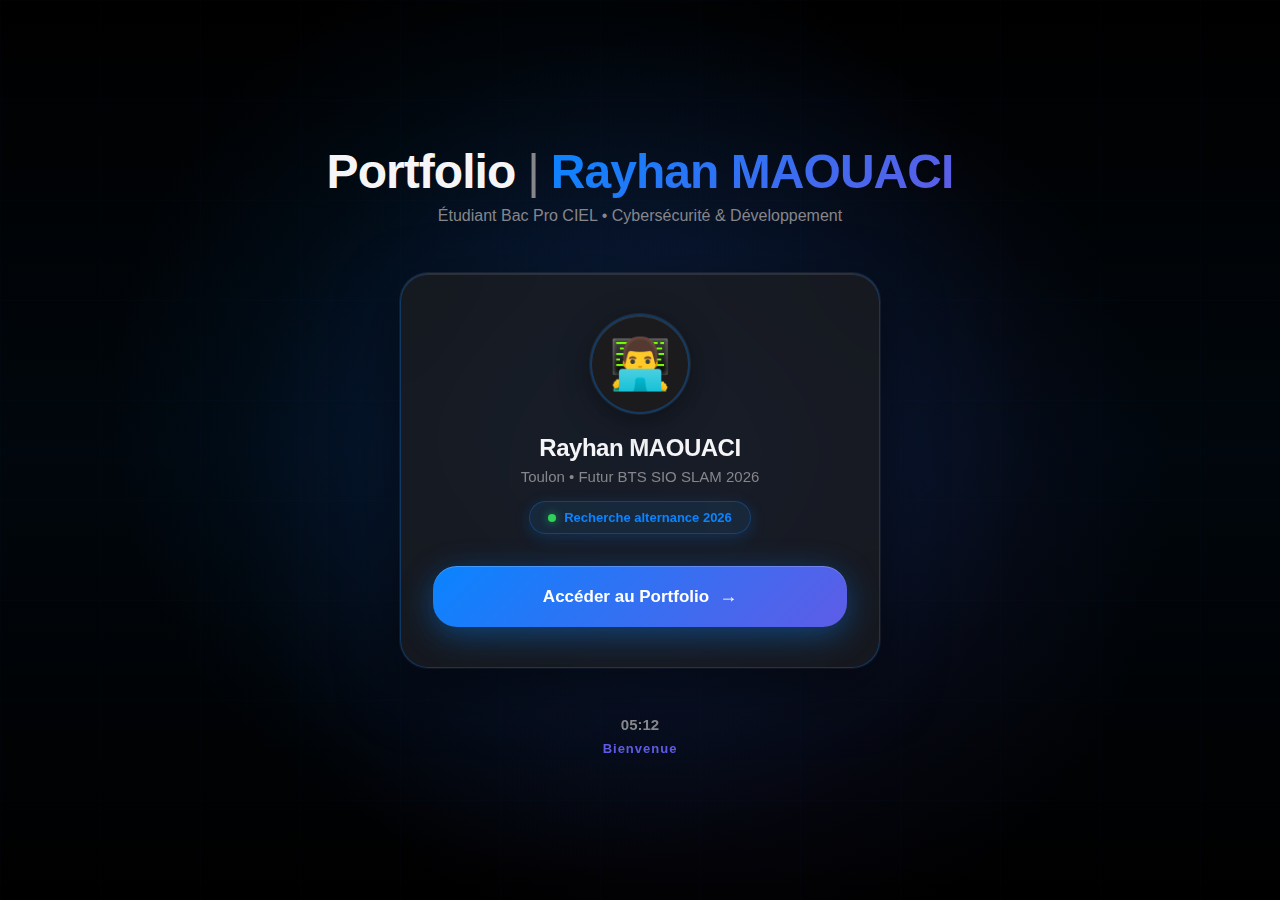
<file: index.html>
<!DOCTYPE html>
<html lang="fr">
<head>
  <meta charset="UTF-8">
  <meta name="viewport" content="width=device-width, initial-scale=1.0, maximum-scale=1.0, user-scalable=no">
  <meta name="theme-color" content="#000000">
  <title>Portfolio | Rayhan MAOUACI</title>
  <link rel="icon" href="data:image/svg+xml,<svg xmlns='http://www.w3.org/2000/svg' viewBox='0 0 100 100'><text y='0.9em' font-size='90'>💼</text></svg>">
  <style>
    * {
      margin: 0;
      padding: 0;
      box-sizing: border-box;
      -webkit-tap-highlight-color: transparent;
    }

    body {
      font-family: -apple-system, BlinkMacSystemFont, 'SF Pro Display', sans-serif;
      overflow: hidden;
      background: #000;
      -webkit-font-smoothing: antialiased;
      height: 100vh;
      height: 100dvh;
    }

    .lockscreen {
      position: fixed;
      inset: 0;
      background: #000;
      display: flex;
      flex-direction: column;
      align-items: center;
      justify-content: center;
      padding: 40px 24px;
      transition: all 0.8s cubic-bezier(0.4, 0, 0.2, 1);
      overflow: hidden;
      gap: 48px;
    }

    .lockscreen.unlocking {
      transform: scale(1.1);
      opacity: 0;
      filter: blur(20px);
    }

    /* Background - Style Portfolio */
    .bg-animated {
      position: absolute;
      inset: 0;
      overflow: hidden;
      z-index: 0;
    }

    .mesh-gradient {
      position: absolute;
      inset: 0;
      background: linear-gradient(180deg, transparent 0%, rgba(10, 132, 255, 0.05) 50%, transparent 100%);
    }

    .mesh-gradient::before,
    .mesh-gradient::after {
      content: '';
      position: absolute;
      width: 150%;
      height: 150%;
      background: radial-gradient(circle, rgba(10, 132, 255, 0.15) 0%, transparent 40%);
      border-radius: 40%;
    }

    .mesh-gradient::before {
      top: -30%;
      left: -30%;
      animation: wave1 25s ease-in-out infinite;
    }

    .mesh-gradient::after {
      bottom: -30%;
      right: -30%;
      background: radial-gradient(circle, rgba(94, 92, 230, 0.15) 0%, transparent 40%);
      animation: wave2 30s ease-in-out infinite reverse;
    }

    @keyframes wave1 {
      0%, 100% { transform: translate(0, 0) rotate(0deg); }
      25% { transform: translate(8%, 8%) rotate(5deg); }
      50% { transform: translate(4%, -4%) rotate(-3deg); }
      75% { transform: translate(-4%, 4%) rotate(4deg); }
    }

    @keyframes wave2 {
      0%, 100% { transform: translate(0, 0) rotate(0deg); }
      33% { transform: translate(-6%, -6%) rotate(-4deg); }
      66% { transform: translate(5%, -5%) rotate(3deg); }
    }

    /* Grid overlay subtil */
    .bg-animated::before {
      content: '';
      position: absolute;
      inset: 0;
      background-image: 
        linear-gradient(rgba(10, 132, 255, 0.03) 1px, transparent 1px),
        linear-gradient(90deg, rgba(10, 132, 255, 0.03) 1px, transparent 1px);
      background-size: 100px 100px;
      opacity: 0.5;
      animation: gridMove 20s linear infinite;
    }

    @keyframes gridMove {
      0% { background-position: 0 0; }
      100% { background-position: 100px 100px; }
    }

    /* Header */
    .header {
      position: relative;
      z-index: 10;
      text-align: center;
      animation: fadeInDown 0.8s ease-out;
    }

    @keyframes fadeInDown {
      from {
        opacity: 0;
        transform: translateY(-30px);
      }
      to {
        opacity: 1;
        transform: translateY(0);
      }
    }

    .logo-text {
      font-size: clamp(32px, 8vw, 48px);
      font-weight: 700;
      color: #f5f5f7;
      letter-spacing: -0.02em;
      margin-bottom: 8px;
    }

    .logo-separator {
      display: inline-block;
      margin: 0 12px;
      color: #86868b;
      font-weight: 300;
    }

    .logo-name {
      background: linear-gradient(135deg, #0a84ff, #5e5ce6);
      -webkit-background-clip: text;
      -webkit-text-fill-color: transparent;
      background-clip: text;
    }

    .subtitle {
      font-size: clamp(14px, 3.5vw, 16px);
      color: #86868b;
      font-weight: 500;
    }

    /* Main Content */
    .main-content {
      position: relative;
      z-index: 10;
      width: 100%;
      max-width: 480px;
      animation: fadeInUp 0.8s ease-out 0.2s both;
    }

    @keyframes fadeInUp {
      from {
        opacity: 0;
        transform: translateY(30px);
      }
      to {
        opacity: 1;
        transform: translateY(0);
      }
    }

    /* Card */
    .card {
      background: rgba(28, 28, 30, 0.7);
      backdrop-filter: blur(40px);
      border: 1px solid rgba(10, 132, 255, 0.3);
      border-radius: 28px;
      padding: 40px 32px;
      box-shadow: 
        0 20px 60px rgba(0, 0, 0, 0.5),
        0 0 0 1px rgba(255, 255, 255, 0.08),
        inset 0 1px 0 rgba(255, 255, 255, 0.1);
    }

    /* Profile */
    .profile {
      display: flex;
      flex-direction: column;
      align-items: center;
      text-align: center;
      margin-bottom: 32px;
    }

    .avatar {
      width: 100px;
      height: 100px;
      border-radius: 50%;
      background: rgba(28, 28, 30, 0.7);
      backdrop-filter: blur(20px);
      border: 2px solid rgba(10, 132, 255, 0.3);
      display: flex;
      align-items: center;
      justify-content: center;
      font-size: 50px;
      margin-bottom: 20px;
      box-shadow: 
        0 8px 32px rgba(0, 0, 0, 0.4),
        0 0 0 1px rgba(255, 255, 255, 0.08),
        inset 0 1px 0 rgba(255, 255, 255, 0.1);
      position: relative;
    }

    .avatar::after {
      content: '';
      position: absolute;
      inset: -4px;
      border-radius: 50%;
      background: linear-gradient(135deg, #0a84ff, #5e5ce6);
      opacity: 0;
      filter: blur(20px);
      transition: opacity 0.5s;
      z-index: -1;
      animation: avatarPulse 3s ease-in-out infinite;
    }

    @keyframes avatarPulse {
      0%, 100% { opacity: 0.3; }
      50% { opacity: 0.5; }
    }

    .profile-name {
      font-size: 24px;
      font-weight: 700;
      color: #f5f5f7;
      margin-bottom: 6px;
      letter-spacing: -0.02em;
    }

    .profile-title {
      font-size: 15px;
      color: #86868b;
      font-weight: 500;
      margin-bottom: 16px;
    }

    .status-badge {
      display: inline-flex;
      align-items: center;
      gap: 8px;
      padding: 8px 18px;
      background: rgba(10, 132, 255, 0.12);
      backdrop-filter: blur(20px);
      border: 1px solid rgba(10, 132, 255, 0.3);
      border-radius: 20px;
      font-size: 13px;
      font-weight: 600;
      color: #0a84ff;
      box-shadow: 0 4px 16px rgba(10, 132, 255, 0.2);
    }

    .status-dot {
      width: 8px;
      height: 8px;
      background: #30d158;
      border-radius: 50%;
      box-shadow: 0 0 8px rgba(48, 209, 88, 0.6);
      animation: pulse 2s infinite;
    }

    @keyframes pulse {
      0%, 100% { transform: scale(1); opacity: 1; }
      50% { transform: scale(1.2); opacity: 0.6; }
    }

    /* Access button */
    .access-button {
      width: 100%;
      padding: 20px;
      background: linear-gradient(135deg, #0a84ff, #5e5ce6);
      border: none;
      border-radius: 24px;
      color: white;
      font-size: 17px;
      font-weight: 600;
      cursor: pointer;
      position: relative;
      overflow: hidden;
      box-shadow: 
        0 8px 32px rgba(10, 132, 255, 0.4),
        inset 0 1px 0 rgba(255, 255, 255, 0.2);
      transition: all 0.35s cubic-bezier(0.4, 0, 0.2, 1);
    }

    .access-button::before {
      content: '';
      position: absolute;
      inset: 0;
      background: rgba(255, 255, 255, 0.15);
      opacity: 0;
      transition: opacity 0.35s;
    }

    .access-button:active {
      transform: translateY(-2px) scale(0.98);
      box-shadow: 
        0 12px 40px rgba(10, 132, 255, 0.5),
        inset 0 1px 0 rgba(255, 255, 255, 0.3);
    }

    .access-button:active::before {
      opacity: 1;
    }

    .button-content {
      position: relative;
      z-index: 1;
      display: flex;
      align-items: center;
      justify-content: center;
      gap: 10px;
    }

    .button-icon {
      font-size: 18px;
      transition: transform 0.3s;
    }

    .access-button:active .button-icon {
      transform: translateX(4px);
    }

    /* Footer */
    .footer {
      position: relative;
      z-index: 10;
      text-align: center;
      animation: fadeIn 1s ease-out 0.4s both;
    }

    @keyframes fadeIn {
      from { opacity: 0; }
      to { opacity: 1; }
    }

    .time-display {
      font-size: 15px;
      color: #86868b;
      font-weight: 600;
      margin-bottom: 8px;
      font-variant-numeric: tabular-nums;
    }

    .footer-text {
      font-size: 13px;
      color: #5e5ce6;
      font-weight: 600;
      letter-spacing: 1px;
    }

    /* Responsive */
    @media (max-width: 768px) {
      .lockscreen {
        gap: 40px;
        padding: 35px 20px;
      }

      .card {
        padding: 32px 24px;
      }

      .avatar {
        width: 90px;
        height: 90px;
        font-size: 44px;
      }

      .profile-name {
        font-size: 22px;
      }
    }

    @media (max-width: 390px) {
      .lockscreen {
        gap: 32px;
      }

      .card {
        padding: 28px 20px;
      }

      .avatar {
        width: 85px;
        height: 85px;
        font-size: 42px;
      }

      .access-button {
        padding: 18px;
        font-size: 16px;
      }
    }

    @media (max-height: 700px) {
      .lockscreen {
        gap: 32px;
        padding: 30px 20px;
      }

      .card {
        padding: 28px 24px;
      }

      .profile {
        margin-bottom: 24px;
      }

      .avatar {
        width: 80px;
        height: 80px;
        font-size: 40px;
        margin-bottom: 16px;
      }
    }

    @media (max-height: 600px) {
      .lockscreen {
        gap: 24px;
        padding: 25px 20px;
      }

      .subtitle {
        display: none;
      }

      .avatar {
        width: 70px;
        height: 70px;
        font-size: 36px;
      }

      .profile-name {
        font-size: 20px;
      }
    }

    @media (orientation: landscape) and (max-height: 500px) {
      .lockscreen {
        flex-direction: row;
        justify-content: center;
        gap: 40px;
        padding: 20px;
      }

      .header {
        flex-shrink: 0;
      }

      .main-content {
        max-width: 350px;
      }

      .card {
        padding: 24px 20px;
      }

      .profile {
        margin-bottom: 20px;
      }

      .avatar {
        width: 60px;
        height: 60px;
        font-size: 30px;
        margin-bottom: 12px;
      }

      .footer {
        position: absolute;
        bottom: 20px;
        right: 20px;
      }
    }
  </style>
</head>
<body>
  <div class="lockscreen" id="lockscreen">
    <!-- Background -->
    <div class="bg-animated">
      <div class="mesh-gradient"></div>
    </div>

    <!-- Header -->
    <div class="header">
      <div class="logo-text">
        Portfolio<span class="logo-separator">|</span><span class="logo-name">Rayhan MAOUACI</span>
      </div>
      <div class="subtitle">Étudiant Bac Pro CIEL • Cybersécurité & Développement</div>
    </div>

    <!-- Main Content -->
    <div class="main-content">
      <div class="card">
        <div class="profile">
          <div class="avatar">👨‍💻</div>
          <div class="profile-name">Rayhan MAOUACI</div>
          <div class="profile-title">Toulon • Futur BTS SIO SLAM 2026</div>
          <div class="status-badge">
            <span class="status-dot"></span>
            <span>Recherche alternance 2026</span>
          </div>
        </div>

        <button class="access-button" id="accessBtn">
          <div class="button-content">
            <span>Accéder au Portfolio</span>
            <span class="button-icon">→</span>
          </div>
        </button>
      </div>
    </div>

    <!-- Footer -->
    <div class="footer">
      <div class="time-display" id="time">--:--</div>
      <div class="footer-text">Bienvenue</div>
    </div>
  </div>

  <script>
    // Update time
    function updateTime() {
      const now = new Date();
      const hours = String(now.getHours()).padStart(2, '0');
      const minutes = String(now.getMinutes()).padStart(2, '0');
      document.getElementById('time').textContent = `${hours}:${minutes}`;
    }

    updateTime();
    setInterval(updateTime, 1000);

    // Access functionality
    const accessBtn = document.getElementById('accessBtn');
    const lockscreen = document.getElementById('lockscreen');

    function unlock() {
      if ('vibrate' in navigator) {
        navigator.vibrate(50);
      }

      lockscreen.classList.add('unlocking');
      
      setTimeout(() => {
        window.location.href = 'portfolio.html';
      }, 800);
    }

    accessBtn.addEventListener('click', unlock);

    // Keyboard shortcuts
    document.addEventListener('keydown', (e) => {
      if (e.key === 'Enter' || e.key === ' ') {
        e.preventDefault();
        unlock();
      }
    });

    // Prevent zoom
    let lastTouchEnd = 0;
    document.addEventListener('touchend', (e) => {
      const now = Date.now();
      if (now - lastTouchEnd <= 300) {
        e.preventDefault();
      }
      lastTouchEnd = now;
    }, false);

    document.body.style.overscrollBehavior = 'none';
  </script>
</body>
</html>
</file>
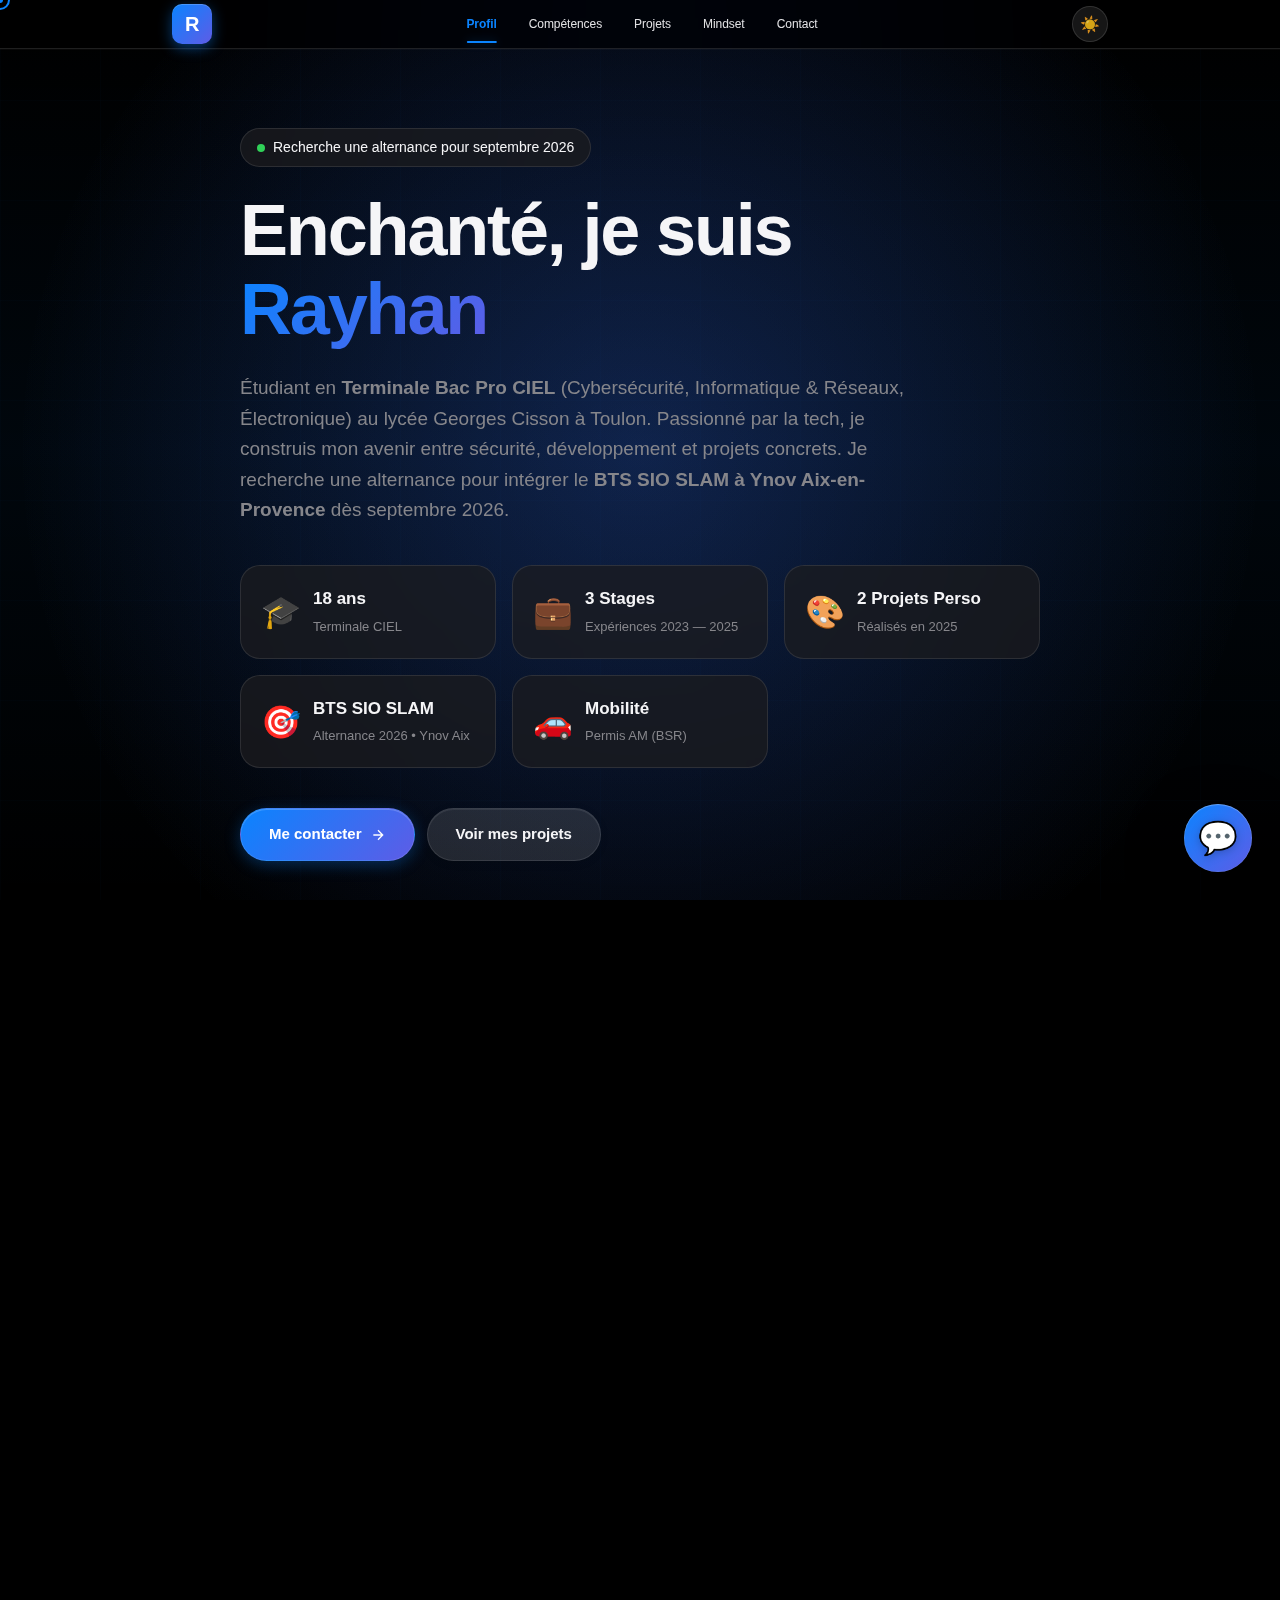
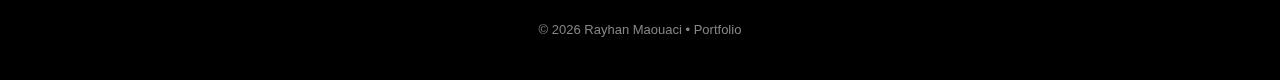
<file: portfolio.html>
<!DOCTYPE html>
<html lang="fr">
<head>
  <meta charset="UTF-8">
  <meta name="viewport" content="width=device-width, initial-scale=1.0, maximum-scale=1.0, user-scalable=no">
  <meta name="theme-color" content="#000000">
  <title>Portfolio | Rayhan MAOUACI</title>
  <link rel="icon" href="data:image/svg+xml,<svg xmlns='http://www.w3.org/2000/svg' viewBox='0 0 100 100'><text y='0.9em' font-size='90'>💼</text></svg>">
  
  <!-- Web App -->
  <meta name="mobile-web-app-capable" content="yes">
  <meta name="apple-mobile-web-app-capable" content="yes">
  <meta name="apple-mobile-web-app-status-bar-style" content="black-translucent">
  
  <!-- CSS -->
  <link rel="stylesheet" href="assets/css/main.css">
  <link rel="stylesheet" href="ai/rayhai.css">
</head>

<body data-theme="dark">

  <!-- INTERACTIVE ELEMENTS -->
  <div class="custom-cursor"></div>
  <div class="cursor-dot"></div>
  <div class="scroll-progress"></div>
  <div class="tooltip"></div>

  <!-- DYNAMIC BACKGROUND - VAGUES DYNAMIQUES -->
  <div class="dynamic-bg">
    <div class="mesh-gradient"></div>
    <canvas id="particle-canvas"></canvas>
  </div>

  <!-- HEADER -->
  <header class="header" id="header">
    <div class="header-content">
      <a href="#profil" class="logo">
        <span class="logo-text">R</span>
      </a>

      <nav class="nav">
        <a href="#profil" class="nav-link active">Profil</a>
        <a href="#competences" class="nav-link">Compétences</a>
        <a href="#projets" class="nav-link">Projets</a>
        <a href="#mindset" class="nav-link">Mindset</a>
        <a href="#contact" class="nav-link">Contact</a>
      </nav>

      <div class="header-actions">
        <button class="icon-btn" id="theme-toggle" aria-label="Changer de thème">
          <span class="theme-icon"></span>
        </button>
        <button class="burger" id="burger" aria-label="Menu">
          <span></span>
          <span></span>
          <span></span>
        </button>
      </div>
    </div>
  </header>

  <!-- MOBILE MENU -->
  <div class="mobile-menu" id="mobile-menu">
    <div class="mobile-menu-content">
      <nav class="mobile-nav">
        <a href="#profil" class="mobile-link">Profil</a>
        <a href="#competences" class="mobile-link">Compétences</a>
        <a href="#projets" class="mobile-link">Projets</a>
        <a href="#mindset" class="mobile-link">Mindset</a>
        <a href="#contact" class="mobile-link">Contact</a>
      </nav>
      <div class="mobile-footer">
        <a href="https://github.com/RayhanMAOUACI" target="_blank" class="mobile-social">GitHub</a>
      </div>
    </div>
  </div>

  <!-- MAIN -->
  <main>

    <!-- HERO -->
    <section class="hero" id="profil">
      <div class="container">
        <div class="hero-content">
          <div class="hero-badge">
            <span class="pulse-dot"></span>
            Recherche une alternance pour septembre 2026
          </div>

          <h1 class="hero-title">
            Enchanté, je suis <span class="gradient-text">Rayhan</span>
          </h1>

          <p class="hero-subtitle">
            Étudiant en <strong>Terminale Bac Pro CIEL</strong> (Cybersécurité, Informatique & Réseaux, Électronique) 
            au lycée Georges Cisson à Toulon. Passionné par la tech, je construis mon avenir entre sécurité, 
            développement et projets concrets. Je recherche une alternance pour intégrer le <strong>BTS SIO SLAM à Ynov Aix-en-Provence</strong> dès septembre 2026.
          </p>

          <div class="hero-stats">
            <div class="stat-item">
              <div class="stat-icon">🎓</div>
              <div class="stat-content">
                <strong>18 ans</strong>
                <span>Terminale CIEL</span>
              </div>
            </div>

            <div class="stat-item">
              <div class="stat-icon">💼</div>
              <div class="stat-content">
                <strong>3 Stages</strong>
                <span>Expériences 2023 — 2025</span>
              </div>
            </div>
            
            <div class="stat-item">
              <div class="stat-icon">🎨</div>
              <div class="stat-content">
                <strong>2 Projets Perso</strong>
                <span>Réalisés en 2025</span>
              </div>
            </div>

            <div class="stat-item">
              <div class="stat-icon">🎯</div>
              <div class="stat-content">
                <strong>BTS SIO SLAM</strong>
                <span>Alternance 2026 • Ynov Aix</span>
              </div>
            </div>

            <div class="stat-item">
              <div class="stat-icon">🚗</div>
              <div class="stat-content">
                <strong>Mobilité</strong>
                <span>Permis AM (BSR)</span>
              </div>
            </div>
          </div>

          <div class="hero-actions">
            <a href="#contact" class="btn btn-primary">
              Me contacter
              <svg width="16" height="16" viewBox="0 0 24 24" fill="none" stroke="currentColor" stroke-width="2">
                <path d="M5 12h14M12 5l7 7-7 7"/>
              </svg>
            </a>
            <a href="#projets" class="btn btn-secondary">Voir mes projets</a>
          </div>
        </div>
      </div>
    </section>

    <!-- COMPÉTENCES -->
    <section class="section" id="competences">
      <div class="container">
        <div class="section-header">
          <span class="section-label">Skills</span>
          <h2 class="section-title">Mes compétences</h2>
          <p class="section-subtitle">Ce que j'ai appris et ce que je maîtrise</p>
        </div>

        <div class="grid grid-2">
          <div class="card">
            <div class="card-icon">💻</div>
            <h3>Compétences techniques</h3>
            <p class="card-desc">Informatique, cybersécurité, réseaux & électronique</p>
            
            <ul class="feature-list">
              <li>Notions de cybersécurité</li>
              <li>Adressage IP, réseaux locaux</li>
              <li>Montage / démontage de PC</li>
              <li>Découverte de l'électronique</li>
              <li>Bases HTML / CSS et programmation</li>
            </ul>

            <div class="skill-bars">
              <div class="skill-bar-item">
                <div class="skill-bar-header">
                  <span>Cybersécurité</span>
                  <span class="skill-percent">75%</span>
                </div>
                <div class="skill-bar">
                  <div class="skill-bar-fill" data-width="75"></div>
                </div>
              </div>

              <div class="skill-bar-item">
                <div class="skill-bar-header">
                  <span>Réseaux</span>
                  <span class="skill-percent">80%</span>
                </div>
                <div class="skill-bar">
                  <div class="skill-bar-fill" data-width="80"></div>
                </div>
              </div>

              <div class="skill-bar-item">
                <div class="skill-bar-header">
                  <span>Développement Web</span>
                  <span class="skill-percent">70%</span>
                </div>
                <div class="skill-bar">
                  <div class="skill-bar-fill" data-width="70"></div>
                </div>
              </div>
            </div>

            <div class="tags">
              <span class="tag">Cybersécurité</span>
              <span class="tag">Réseaux</span>
              <span class="tag">Matériel</span>
              <span class="tag">Web</span>
            </div>
          </div>

          <div class="card">
            <div class="card-icon">🎯</div>
            <h3>Savoir-être & mindset</h3>
            <p class="card-desc">Ce que j'apporte dans une équipe</p>
            
            <ul class="feature-list">
              <li>Sérieux et respect des consignes</li>
              <li>Envie de progresser</li>
              <li>À l'aise avec les gens</li>
              <li>Capacité à apprendre vite</li>
            </ul>

            <div class="tags">
              <span class="tag">Motivé</span>
              <span class="tag">Curieux</span>
              <span class="tag">Esprit d'équipe</span>
              <span class="tag">Autonome</span>
            </div>
          </div>
        </div>
      </div>
    </section>

    <!-- PROJETS -->
    <section class="section" id="projets">
      <div class="container">
        <div class="section-header">
          <span class="section-label">Portfolio</span>
          <h2 class="section-title">Projets & expériences</h2>
          <p class="section-subtitle">Mon parcours à travers différents projets personnels et stages professionnels</p>
        </div>

        <!-- PROJETS PERSONNELS -->
        <div class="projects-category">
          <h3 class="category-title">Projets Personnels</h3>
          
          <div class="grid grid-2">
            <div class="card project-card featured">
              <div class="project-header">
                <span class="project-label">2025 • Projet Perso #1</span>
                <span class="card-icon">🌐</span>
              </div>
              <h3>Projet 1 : Mon Portfolio</h3>
              <p>Conception et développement complet de mon portfolio professionnel pour présenter mon parcours, mes compétences et mes projets techniques. Ce site sert de vitrine moderne et évolutive avec un design contemporain et des animations fluides.</p>
              <div class="tags">
                <span class="tag">HTML</span>
                <span class="tag">CSS</span>
                <span class="tag">JavaScript</span>
                <span class="tag">Design</span>
              </div>
            </div>

            <div class="card project-card featured">
              <div class="project-header">
                <span class="project-label">2025 • Projet Perso #2</span>
                <span class="card-icon">🤖</span>
              </div>
              <h3>Projet 2 : Développement IA (RayhAI)</h3>
              <p>Conception complète d'un assistant IA avancé intégré directement au portfolio. Développement d'une interface moderne incluant une bulle intelligente et un panel dynamique avec intégration de l'API Claude pour des interactions en temps réel.</p>
              <div class="tags">
                <span class="tag">JavaScript</span>
                <span class="tag">API Claude</span>
                <span class="tag">UI/UX</span>
                <span class="tag">IA</span>
              </div>
            </div>
          </div>
        </div>

        <!-- STAGES PROFESSIONNELS -->
        <div class="projects-category">
          <h3 class="category-title">Stages Professionnels</h3>
          
          <div class="grid grid-2">
            <div class="card project-card">
              <div class="project-header">
                <span class="project-label">2023 • Stage</span>
                <span class="card-icon">💻</span>
              </div>
              <h3>Développement Web</h3>
              <p>Premier stage axé sur le développement web. Découverte des langages HTML, CSS et JavaScript. Participation à la création de pages web et apprentissage des bases du développement front-end.</p>
              <div class="tags">
                <span class="tag">HTML/CSS</span>
                <span class="tag">JavaScript</span>
                <span class="tag">Web</span>
              </div>
            </div>

            <div class="card project-card">
              <div class="project-header">
                <span class="project-label">2024 • Stage</span>
                <span class="card-icon">🔧</span>
              </div>
              <h3>Assistant Technicien — CTV Électronique</h3>
              <p>Stage réalisé à Toulon au sein d'un atelier spécialisé. Diagnostic et maintenance d'équipements électroniques, installation de caméras de surveillance, tests qualité et réparation de téléphones.</p>
              <div class="tags">
                <span class="tag">Électronique</span>
                <span class="tag">Réseaux</span>
                <span class="tag">Diagnostic</span>
                <span class="tag">Maintenance</span>
              </div>
            </div>

            <div class="card project-card">
              <div class="project-header">
                <span class="project-label">2025 • Stage</span>
                <span class="card-icon">📡</span>
              </div>
              <h3>Technicien Fibre — MT Fiber</h3>
              <p>Stage d'un mois centré sur le tirage, le raccordement et les tests de fibre optique. Installation et mise en service de box internet. Intervention chez les clients et dépannage technique.</p>
              <div class="tags">
                <span class="tag">Fibre optique</span>
                <span class="tag">Installation</span>
                <span class="tag">Dépannage</span>
                <span class="tag">Réseaux</span>
              </div>
            </div>
          </div>
        </div>
      </div>
    </section>

    <!-- TIMELINE -->
    <section class="section">
      <div class="container">
        <div class="section-header">
          <span class="section-label">Parcours</span>
          <h2 class="section-title">Mon évolution</h2>
        </div>

        <div class="timeline">
          <div class="timeline-item">
            <div class="timeline-marker"></div>
            <div class="timeline-content">
              <span class="timeline-date">2023 - 2025</span>
              <h3>Stages techniques variés</h3>
              <p>Développement web, réparation téléphones, fibre optique, électricité, support informatique</p>
            </div>
          </div>

          <div class="timeline-item">
            <div class="timeline-marker"></div>
            <div class="timeline-content">
              <span class="timeline-date">2024 - 2025</span>
              <h3>Terminale Bac Pro CIEL</h3>
              <p>Lycée Georges Cisson à Toulon • Spécialité Cybersécurité, Informatique, Réseaux & Électronique</p>
            </div>
          </div>

          <div class="timeline-item">
            <div class="timeline-marker"></div>
            <div class="timeline-content">
              <span class="timeline-date">2026</span>
              <h3>Objectif : BTS SIO SLAM en alternance</h3>
              <p>Ynov Aix-en-Provence • Rythme : 2 jours cours / 3 jours entreprise</p>
            </div>
          </div>
        </div>
      </div>
    </section>

    <!-- MINDSET -->
    <section class="section" id="mindset">
      <div class="container">
        <div class="section-header">
          <span class="section-label">Philosophy</span>
          <h2 class="section-title">Mindset & citations</h2>
          <p class="section-subtitle">Ce qui me guide et me motive au quotidien</p>
        </div>

        <div class="grid grid-3">
          <div class="card quote-card">
            <div class="quote-mark">"</div>
            <p class="quote-text">La perfection n'est pas atteignable, mais si nous visons la perfection, nous pouvons atteindre l'excellence.</p>
            <p class="quote-author">— Vince Lombardi</p>
          </div>

          <div class="card quote-card">
            <div class="quote-mark">"</div>
            <p class="quote-text">La motivation te fait démarrer, mais c'est l'habitude qui te fait continuer.</p>
            <p class="quote-author">— Jim Ryun</p>
          </div>

          <div class="card quote-card">
            <div class="quote-mark">"</div>
            <p class="quote-text">Nous devenons ce que nous faisons de manière répétée. L'excellence n'est donc pas un acte, mais une habitude.</p>
            <p class="quote-author">— Aristote</p>
          </div>
        </div>

        <div class="card vlog-card">
          <h3>📝 Mon projet professionnel</h3>
          <p>Actuellement en Terminale Bac Pro CIEL au lycée Georges Cisson à Toulon, je me spécialise dans la cybersécurité, les réseaux, l'informatique et l'électronique. À travers mes stages et projets personnels, j'ai pu développer des compétences techniques solides et une capacité d'adaptation dans différents environnements professionnels.</p>
          <p>Dès septembre 2026, je souhaite poursuivre en <strong>BTS SIO option SLAM à Ynov Aix-en-Provence</strong> en alternance (rythme : 2 jours de cours / 3 jours en entreprise). Mon objectif est d'approfondir mes connaissances en développement, administration systèmes et réseaux, tout en maintenant une veille active sur la cybersécurité. Je recherche une entreprise qui me permettra de mettre en pratique mes compétences et de progresser dans un cadre professionnel stimulant.</p>
        </div>
      </div>
    </section>

    <!-- CONTACT -->
    <section class="section" id="contact">
      <div class="container">
        <div class="section-header">
          <span class="section-label">Get in touch</span>
          <h2 class="section-title">Contactez-moi</h2>
          <p class="section-subtitle">Vous recherchez un alternant motivé ? N'hésitez pas à me contacter pour échanger sur un projet d'alternance</p>
        </div>

        <div class="grid grid-2">
          <div class="card contact-card">
            <h3>📧 Email</h3>
            <a href="mailto:ray.maouaci@gmail.com" class="contact-link">ray.maouaci@gmail.com</a>
            
            <h3>📍 Localisation</h3>
            <a href="https://earth.google.com/web/@43.124228,5.928,0a,1000d,35y,0h,0t,0r" target="_blank" class="contact-location">Toulon, France</a>
            
            <div style="margin-top: 32px;">
              <a href="mailto:ray.maouaci@gmail.com" class="btn btn-primary">Envoyer un email</a>
            </div>
          </div>

          <div class="card social-card">
            <h3>🌐 Réseaux sociaux</h3>
            <div class="social-links">
              <a href="https://github.com/RayhanMAOUACI" target="_blank" class="social-link">
                <span class="social-icon">
                  <svg width="20" height="20" viewBox="0 0 24 24" fill="currentColor">
                    <path d="M12 2C6.477 2 2 6.477 2 12c0 4.42 2.865 8.17 6.839 9.49.5.092.682-.217.682-.482 0-.237-.008-.866-.013-1.7-2.782.603-3.369-1.34-3.369-1.34-.454-1.156-1.11-1.463-1.11-1.463-.908-.62.069-.608.069-.608 1.003.07 1.531 1.03 1.531 1.03.892 1.529 2.341 1.087 2.91.832.092-.647.35-1.088.636-1.338-2.22-.253-4.555-1.11-4.555-4.943 0-1.091.39-1.984 1.029-2.683-.103-.253-.446-1.27.098-2.647 0 0 .84-.269 2.75 1.025A9.578 9.578 0 0112 6.836c.85.004 1.705.114 2.504.336 1.909-1.294 2.747-1.025 2.747-1.025.546 1.377.203 2.394.1 2.647.64.699 1.028 1.592 1.028 2.683 0 3.842-2.339 4.687-4.566 4.935.359.309.678.919.678 1.852 0 1.336-.012 2.415-.012 2.743 0 .267.18.578.688.48C19.138 20.167 22 16.418 22 12c0-5.523-4.477-10-10-10z"/>
                  </svg>
                </span>
                <div>
                  <strong>GitHub</strong>
                  <p>@RayhanMAOUACI</p>
                </div>
              </a>

              <a href="https://www.instagram.com/rkz_qlf/" target="_blank" class="social-link">
                <span class="social-icon">📸</span>
                <div>
                  <strong>Instagram</strong>
                  <p>@rkz_qlf</p>
                </div>
              </a>

              <a href="https://www.snapchat.com/add/rkz_qlf" target="_blank" class="social-link">
                <span class="social-icon">👻</span>
                <div>
                  <strong>Snapchat</strong>
                  <p>rkz_qlf</p>
                </div>
              </a>
            </div>
          </div>
        </div>
      </div>
    </section>

  </main>

  <!-- FOOTER -->
  <footer class="footer">
    <div class="container">
      <p>© <span id="year"></span> Rayhan Maouaci • Portfolio</p>
    </div>
  </footer>

  <!-- SCRIPTS - ORDRE IMPORTANT -->
  <script src="assets/js/main.js"></script>
  
  <!-- RayhAI - Charger dans l'ordre -->
  <script src="ai/engine.js"></script>
  <script src="ai/rayhai.js"></script>

</body>

</html>
</file>
<file: assets/css/main.css>
/* ============================================
   PORTFOLIO PROFESSIONNEL RayhanOS
   Design System Premium 2025
============================================ */

:root {
  /* Colors */
  --bg: #000000;
  --surface: #1c1c1e;
  --elevated: #2c2c2e;
  --text: #f5f5f7;
  --text-secondary: #86868b;
  --accent: #0a84ff;
  --accent-hover: #0077ed;
  --success: #30d158;
  --warning: #ff9f0a;
  --border: rgba(255, 255, 255, 0.1);
  --glass: rgba(28, 28, 30, 0.72);
  --glow: rgba(10, 132, 255, 0.3);
  
  /* Shadows */
  --shadow-sm: 0 1px 3px rgba(0, 0, 0, 0.3);
  --shadow-md: 0 4px 16px rgba(0, 0, 0, 0.4);
  --shadow-lg: 0 12px 48px rgba(0, 0, 0, 0.6);
  
  /* Timing */
  --ease: cubic-bezier(0.28, 0.11, 0.32, 1);
  --fast: 0.2s;
  --medium: 0.35s;
  --slow: 0.5s;
  
  /* Spacing */
  --space-xs: 4px;
  --space-sm: 8px;
  --space-md: 16px;
  --space-lg: 24px;
  --space-xl: 48px;
  
  /* Radius */
  --radius-sm: 10px;
  --radius-md: 16px;
  --radius-lg: 20px;
  --radius-xl: 28px;
  --radius-full: 9999px;
}

[data-theme="light"] {
  --bg: #ffffff;
  --surface: #f5f5f7;
  --elevated: #ffffff;
  --text: #1d1d1f;
  --text-secondary: #6e6e73;
  --accent: #007aff;
  --accent-hover: #0066cc;
  --border: rgba(0, 0, 0, 0.1);
  --glass: rgba(255, 255, 255, 0.72);
  --glow: rgba(0, 122, 255, 0.2);
  --shadow-sm: 0 1px 3px rgba(0, 0, 0, 0.08);
  --shadow-md: 0 2px 8px rgba(0, 0, 0, 0.1);
  --shadow-lg: 0 8px 32px rgba(0, 0, 0, 0.15);
}

* {
  margin: 0;
  padding: 0;
  box-sizing: border-box;
}

html {
  scroll-behavior: smooth;
  -webkit-font-smoothing: antialiased;
}

body {
  font-family: -apple-system, BlinkMacSystemFont, 'SF Pro Display', sans-serif;
  background: var(--bg);
  color: var(--text);
  line-height: 1.5;
  overflow-x: hidden;
  transition: background var(--slow) var(--ease);
}

a { text-decoration: none; color: inherit; }
button { font-family: inherit; border: none; background: none; cursor: pointer; }
ul { list-style: none; }

/* BACKGROUND - VAGUES DYNAMIQUES */
.dynamic-bg {
  position: fixed;
  inset: 0;
  z-index: -1;
  overflow: hidden;
  background: var(--bg);
}

.mesh-gradient {
  position: absolute;
  inset: 0;
  background: 
    linear-gradient(180deg, transparent 0%, rgba(10, 132, 255, 0.05) 50%, transparent 100%);
}

.mesh-gradient::before,
.mesh-gradient::after {
  content: '';
  position: absolute;
  width: 200%;
  height: 200%;
  background: radial-gradient(circle, rgba(10, 132, 255, 0.15) 0%, transparent 40%);
  border-radius: 40%;
}

.mesh-gradient::before {
  top: -50%;
  left: -50%;
  animation: wave1 25s ease-in-out infinite;
}

.mesh-gradient::after {
  bottom: -50%;
  right: -50%;
  background: radial-gradient(circle, rgba(94, 92, 230, 0.15) 0%, transparent 40%);
  animation: wave2 30s ease-in-out infinite reverse;
}

[data-theme="light"] .mesh-gradient::before {
  background: radial-gradient(circle, rgba(10, 132, 255, 0.08) 0%, transparent 40%);
}

[data-theme="light"] .mesh-gradient::after {
  background: radial-gradient(circle, rgba(94, 92, 230, 0.08) 0%, transparent 40%);
}

@keyframes wave1 {
  0%, 100% { 
    transform: translate(0, 0) rotate(0deg);
  }
  25% { 
    transform: translate(10%, 10%) rotate(5deg);
  }
  50% { 
    transform: translate(5%, -5%) rotate(-3deg);
  }
  75% { 
    transform: translate(-5%, 5%) rotate(4deg);
  }
}

@keyframes wave2 {
  0%, 100% { 
    transform: translate(0, 0) rotate(0deg);
  }
  33% { 
    transform: translate(-8%, -8%) rotate(-4deg);
  }
  66% { 
    transform: translate(6%, -6%) rotate(3deg);
  }
}

#particle-canvas {
  display: none;
}

/* Grid overlay */
.dynamic-bg::before {
  content: '';
  position: absolute;
  inset: 0;
  background-image: 
    linear-gradient(rgba(10, 132, 255, 0.03) 1px, transparent 1px),
    linear-gradient(90deg, rgba(10, 132, 255, 0.03) 1px, transparent 1px);
  background-size: 100px 100px;
  opacity: 0.5;
  animation: gridMove 20s linear infinite;
}

@keyframes gridMove {
  0% { background-position: 0 0; }
  100% { background-position: 100px 100px; }
}

/* Mobile optimization */
@media (max-width: 768px) {
  .mesh-gradient::before,
  .mesh-gradient::after {
    width: 150%;
    height: 150%;
  }
}

/* INTERACTIVE */
.custom-cursor {
  position: fixed;
  width: 20px;
  height: 20px;
  border: 2px solid var(--accent);
  border-radius: 50%;
  pointer-events: none;
  z-index: 10000;
  transform: translate(-50%, -50%);
  transition: all var(--fast);
}

.custom-cursor.hover {
  width: 40px;
  height: 40px;
  background: var(--glow);
}

.cursor-dot {
  position: fixed;
  width: 6px;
  height: 6px;
  background: var(--accent);
  border-radius: 50%;
  pointer-events: none;
  z-index: 10000;
  transform: translate(-50%, -50%);
}

.scroll-progress {
  position: fixed;
  top: 0;
  left: 0;
  height: 3px;
  background: linear-gradient(90deg, #0a84ff, #5e5ce6);
  z-index: 10001;
  width: 0%;
}

.tooltip {
  position: fixed;
  padding: 8px 16px;
  background: var(--glass);
  backdrop-filter: blur(20px);
  border: 1px solid var(--border);
  border-radius: var(--radius-md);
  font-size: 14px;
  pointer-events: none;
  z-index: 9999;
  opacity: 0;
  transform: translateY(10px);
  transition: all var(--fast);
}

.tooltip.show {
  opacity: 1;
  transform: translateY(0);
}

/* HEADER */
.header {
  position: fixed;
  top: 0;
  left: 0;
  right: 0;
  z-index: 1000;
  background: rgba(0, 0, 0, 0.72);
  backdrop-filter: saturate(180%) blur(40px);
  -webkit-backdrop-filter: saturate(180%) blur(40px);
  border-bottom: 0.33px solid rgba(255, 255, 255, 0.12);
  transition: all 0.4s var(--ease);
  box-shadow: 0 1px 0 0 rgba(255, 255, 255, 0.03);
}

[data-theme="light"] .header {
  background: rgba(255, 255, 255, 0.72);
  border-bottom: 0.33px solid rgba(0, 0, 0, 0.08);
  box-shadow: 0 1px 0 0 rgba(0, 0, 0, 0.02);
}

.header.scrolled {
  background: rgba(0, 0, 0, 0.92);
  border-bottom: 0.33px solid rgba(255, 255, 255, 0.18);
  box-shadow: 0 1px 0 0 rgba(255, 255, 255, 0.08), 0 8px 32px rgba(0, 0, 0, 0.4);
}

[data-theme="light"] .header.scrolled {
  background: rgba(255, 255, 255, 0.92);
  border-bottom: 0.33px solid rgba(0, 0, 0, 0.12);
  box-shadow: 0 1px 0 0 rgba(0, 0, 0, 0.06), 0 4px 20px rgba(0, 0, 0, 0.12);
}

.header-content {
  max-width: 980px;
  margin: 0 auto;
  padding: 0 22px;
  height: 48px;
  display: flex;
  align-items: center;
  justify-content: space-between;
  gap: 32px;
}

.logo {
  position: relative;
  display: flex;
  align-items: center;
  justify-content: center;
  width: 40px;
  height: 40px;
  background: linear-gradient(135deg, #0a84ff, #5e5ce6);
  border-radius: 10px;
  font-weight: 700;
  font-size: 20px;
  color: white;
  flex-shrink: 0;
  box-shadow: 0 4px 14px rgba(10, 132, 255, 0.45), inset 0 1px 0 rgba(255, 255, 255, 0.2);
  transition: all 0.35s var(--ease);
  letter-spacing: -0.02em;
}

.logo::before {
  content: '';
  position: absolute;
  inset: -3px;
  background: linear-gradient(135deg, #0a84ff, #5e5ce6);
  border-radius: 12px;
  opacity: 0;
  filter: blur(12px);
  transition: opacity 0.35s var(--ease);
  z-index: -1;
}

.logo:hover {
  transform: translateY(-2px) scale(1.08);
  box-shadow: 0 8px 28px rgba(10, 132, 255, 0.65), inset 0 1px 0 rgba(255, 255, 255, 0.3);
}

.logo:hover::before {
  opacity: 0.7;
}

.logo:active {
  transform: translateY(0) scale(1.02);
}

.logo-text {
  position: relative;
  z-index: 1;
  line-height: 1;
}

.nav {
  display: flex;
  gap: 32px;
  align-items: center;
  justify-content: center;
  flex: 1;
}

.nav-link {
  position: relative;
  font-size: 12px;
  font-weight: 500;
  letter-spacing: -0.005em;
  color: var(--text);
  opacity: 0.92;
  padding: 8px 0;
  transition: opacity 0.2s var(--ease), color 0.2s var(--ease);
}

.nav-link::before {
  content: '';
  position: absolute;
  bottom: -2px;
  left: 50%;
  width: 0;
  height: 2px;
  background: var(--text);
  transform: translateX(-50%);
  transition: width 0.35s var(--ease), opacity 0.35s var(--ease);
  opacity: 0;
  border-radius: 1px;
}

.nav-link:hover {
  opacity: 1;
}

.nav-link:hover::before {
  width: 100%;
  opacity: 0.7;
}

.nav-link.active {
  opacity: 1;
  font-weight: 600;
  color: var(--accent);
}

.nav-link.active::before {
  width: 100%;
  opacity: 1;
  background: var(--accent);
  box-shadow: 0 0 8px var(--glow);
}

.header-actions {
  display: flex;
  gap: 8px;
  align-items: center;
  flex-shrink: 0;
}

.icon-btn {
  width: 36px;
  height: 36px;
  display: flex;
  align-items: center;
  justify-content: center;
  border-radius: 50%;
  background: rgba(255, 255, 255, 0.1);
  border: 0.5px solid rgba(255, 255, 255, 0.15);
  color: var(--text);
  opacity: 0.85;
  transition: all 0.25s var(--ease);
  cursor: pointer;
  box-shadow: 0 2px 8px rgba(0, 0, 0, 0.1);
}

[data-theme="light"] .icon-btn {
  background: rgba(0, 0, 0, 0.08);
  border: 0.5px solid rgba(0, 0, 0, 0.1);
  box-shadow: 0 1px 4px rgba(0, 0, 0, 0.08);
}

.icon-btn:hover {
  opacity: 1;
  background: rgba(255, 255, 255, 0.16);
  border-color: rgba(255, 255, 255, 0.25);
  transform: scale(1.08);
  box-shadow: 0 4px 12px rgba(0, 0, 0, 0.15);
}

[data-theme="light"] .icon-btn:hover {
  background: rgba(0, 0, 0, 0.12);
  border-color: rgba(0, 0, 0, 0.18);
}

.icon-btn:active {
  transform: scale(0.95);
}

.theme-icon {
  display: flex;
  align-items: center;
  justify-content: center;
}

.theme-icon::before {
  content: '☀️';
  font-size: 16px;
  transition: transform 0.35s var(--ease);
}

[data-theme="light"] .theme-icon::before {
  content: '🌙';
}

.icon-btn:hover .theme-icon::before {
  transform: rotate(180deg) scale(1.1);
}

.burger {
  display: none;
  flex-direction: column;
  justify-content: center;
  gap: 5px;
  width: 36px;
  height: 36px;
  padding: 8px;
  background: rgba(255, 255, 255, 0.08);
  border: 0.5px solid rgba(255, 255, 255, 0.1);
  border-radius: 8px;
  cursor: pointer;
  transition: all 0.2s var(--ease);
}

[data-theme="light"] .burger {
  background: rgba(0, 0, 0, 0.06);
  border: 0.5px solid rgba(0, 0, 0, 0.08);
}

.burger:hover {
  background: rgba(255, 255, 255, 0.14);
  border-color: rgba(255, 255, 255, 0.2);
}

[data-theme="light"] .burger:hover {
  background: rgba(0, 0, 0, 0.1);
  border-color: rgba(0, 0, 0, 0.15);
}

.burger span {
  display: block;
  width: 18px;
  height: 2px;
  background: var(--text);
  border-radius: 2px;
  transition: all 0.35s var(--ease);
  transform-origin: center;
}

.burger.active span:nth-child(1) {
  transform: translateY(7px) rotate(45deg);
}

.burger.active span:nth-child(2) {
  opacity: 0;
  transform: scaleX(0);
}

.burger.active span:nth-child(3) {
  transform: translateY(-7px) rotate(-45deg);
}

/* Header Glow Effect */
.header::after {
  content: '';
  position: absolute;
  bottom: -1px;
  left: 0;
  right: 0;
  height: 1px;
  background: linear-gradient(90deg, transparent, var(--accent) 30%, var(--accent) 70%, transparent);
  opacity: 0;
  transition: opacity 0.35s var(--ease);
}

.header.scrolled::after {
  opacity: 0.4;
}

.header::before {
  content: '';
  position: absolute;
  top: 0;
  left: 0;
  right: 0;
  height: 1px;
  background: linear-gradient(90deg, transparent, rgba(255, 255, 255, 0.15), transparent);
  opacity: 0;
  transition: opacity 0.35s var(--ease);
}

.header.scrolled::before {
  opacity: 0.6;
}

[data-theme="light"] .header.scrolled::before {
  background: linear-gradient(90deg, transparent, rgba(0, 0, 0, 0.08), transparent);
}

/* MOBILE MENU */
.mobile-menu {
  position: fixed;
  top: 0;
  right: -100%;
  width: 100%;
  max-width: 375px;
  height: 100vh;
  background: rgba(0, 0, 0, 0.95);
  backdrop-filter: blur(40px);
  z-index: 999;
  transition: right 0.4s var(--ease);
  padding: 80px 24px 32px;
}

[data-theme="light"] .mobile-menu {
  background: rgba(255, 255, 255, 0.95);
}

.mobile-menu.open {
  right: 0;
}

.mobile-nav {
  display: flex;
  flex-direction: column;
  gap: 8px;
}

.mobile-link {
  padding: 16px 20px;
  border-radius: var(--radius-lg);
  background: rgba(255, 255, 255, 0.06);
  border: 1px solid var(--border);
  font-size: 17px;
  font-weight: 500;
  transition: all var(--fast);
}

[data-theme="light"] .mobile-link {
  background: rgba(0, 0, 0, 0.04);
}

.mobile-link:hover {
  background: rgba(255, 255, 255, 0.1);
  transform: translateX(4px);
}

.mobile-footer {
  margin-top: auto;
  padding-top: 24px;
  border-top: 1px solid var(--border);
}

.mobile-social {
  display: block;
  padding: 14px;
  text-align: center;
  background: rgba(10, 132, 255, 0.1);
  border: 1px solid rgba(10, 132, 255, 0.3);
  border-radius: var(--radius-lg);
  color: var(--accent);
  font-weight: 600;
  transition: all var(--fast);
}

.mobile-social:hover {
  background: rgba(10, 132, 255, 0.2);
}

/* MAIN */
main {
  padding-top: 48px;
}

.container {
  max-width: 1200px;
  margin: 0 auto;
  padding: 0 24px;
}

.section {
  padding: 80px 0;
}

.section-header {
  text-align: center;
  margin-bottom: 64px;
}

.section-label {
  display: inline-block;
  font-size: 12px;
  font-weight: 700;
  text-transform: uppercase;
  letter-spacing: 0.1em;
  color: var(--accent);
  margin-bottom: 12px;
}

.section-title {
  font-size: clamp(32px, 5vw, 56px);
  font-weight: 700;
  line-height: 1.1;
  margin-bottom: 16px;
  letter-spacing: -0.02em;
}

.section-subtitle {
  font-size: 19px;
  color: var(--text-secondary);
  max-width: 600px;
  margin: 0 auto;
}

/* HERO */
.hero {
  min-height: calc(100vh - 56px);
  display: flex;
  align-items: center;
  padding: 80px 0;
}

.hero-content {
  max-width: 800px;
}

.hero-badge {
  display: inline-flex;
  align-items: center;
  gap: 8px;
  padding: 8px 16px;
  background: var(--glass);
  backdrop-filter: blur(20px);
  border: 1px solid var(--border);
  border-radius: var(--radius-full);
  font-size: 14px;
  font-weight: 500;
  margin-bottom: 24px;
}

.pulse-dot {
  width: 8px;
  height: 8px;
  background: var(--success);
  border-radius: 50%;
  animation: pulse 2s infinite;
}

@keyframes pulse {
  0%, 100% { opacity: 1; transform: scale(1); }
  50% { opacity: 0.6; transform: scale(1.2); }
}

.hero-title {
  font-size: clamp(40px, 7vw, 72px);
  font-weight: 800;
  line-height: 1.1;
  margin-bottom: 24px;
  letter-spacing: -0.03em;
}

.gradient-text {
  background: linear-gradient(135deg, #0a84ff, #5e5ce6);
  -webkit-background-clip: text;
  -webkit-text-fill-color: transparent;
  background-clip: text;
}

.hero-subtitle {
  font-size: 19px;
  color: var(--text-secondary);
  line-height: 1.6;
  margin-bottom: 40px;
  max-width: 700px;
}

.hero-stats {
  display: grid;
  grid-template-columns: repeat(auto-fit, minmax(200px, 1fr));
  gap: 16px;
  margin-bottom: 40px;
}

.stat-item {
  display: flex;
  align-items: center;
  gap: 12px;
  padding: 20px;
  background: var(--glass);
  backdrop-filter: blur(20px);
  border: 1px solid var(--border);
  border-radius: var(--radius-lg);
  transition: all var(--medium);
}

.stat-item:hover {
  transform: translateY(-4px);
  box-shadow: var(--shadow-md);
  border-color: var(--accent);
}

.stat-icon {
  font-size: 32px;
}

.stat-content strong {
  display: block;
  font-size: 17px;
  font-weight: 600;
  margin-bottom: 2px;
}

.stat-content span {
  font-size: 13px;
  color: var(--text-secondary);
}

.hero-actions {
  display: flex;
  gap: 12px;
  flex-wrap: wrap;
}

/* BUTTONS */
.btn {
  display: inline-flex;
  align-items: center;
  gap: 8px;
  padding: 14px 28px;
  border-radius: var(--radius-full);
  font-size: 15px;
  font-weight: 600;
  transition: all 0.35s var(--ease);
  position: relative;
  overflow: hidden;
}

.btn::before {
  content: '';
  position: absolute;
  inset: 0;
  background: rgba(255, 255, 255, 0.15);
  opacity: 0;
  transition: opacity 0.35s var(--ease);
}

.btn-primary {
  background: linear-gradient(135deg, #0a84ff, #5e5ce6);
  color: white;
  box-shadow: 0 4px 16px var(--glow), inset 0 1px 0 rgba(255, 255, 255, 0.2);
  border: 1px solid rgba(255, 255, 255, 0.1);
}

.btn-primary:hover {
  transform: translateY(-2px);
  box-shadow: 0 8px 28px var(--glow), inset 0 1px 0 rgba(255, 255, 255, 0.3);
}

.btn-primary:hover::before {
  opacity: 1;
}

.btn-primary:active {
  transform: translateY(0);
}

.btn-secondary {
  background: rgba(255, 255, 255, 0.12);
  border: 1px solid var(--border);
  color: var(--text);
  box-shadow: 0 2px 8px rgba(0, 0, 0, 0.1), inset 0 1px 0 rgba(255, 255, 255, 0.08);
}

[data-theme="light"] .btn-secondary {
  background: rgba(0, 0, 0, 0.08);
  box-shadow: 0 2px 8px rgba(0, 0, 0, 0.08), inset 0 1px 0 rgba(255, 255, 255, 0.5);
}

.btn-secondary:hover {
  background: rgba(255, 255, 255, 0.18);
  transform: translateY(-2px);
  box-shadow: 0 4px 12px rgba(0, 0, 0, 0.15);
}

/* GRID */
.grid {
  display: grid;
  gap: 24px;
}

.grid-2 {
  grid-template-columns: repeat(auto-fit, minmax(300px, 1fr));
}

.grid-3 {
  grid-template-columns: repeat(auto-fit, minmax(280px, 1fr));
  gap: 32px;
}

/* CARDS */
.card {
  background: var(--glass);
  backdrop-filter: blur(40px);
  border: 1px solid var(--border);
  border-radius: var(--radius-xl);
  padding: 32px;
  box-shadow: var(--shadow-md), inset 0 1px 0 rgba(255, 255, 255, 0.08);
  transition: all 0.4s var(--ease);
  position: relative;
  overflow: hidden;
  transform-style: preserve-3d;
}

.card::before {
  content: '';
  position: absolute;
  top: 0;
  left: 0;
  right: 0;
  height: 1px;
  background: linear-gradient(90deg, transparent, rgba(255, 255, 255, 0.2), transparent);
  opacity: 0;
  transition: opacity 0.4s var(--ease);
}

.card::after {
  content: '';
  position: absolute;
  inset: 0;
  background: linear-gradient(135deg, rgba(10, 132, 255, 0.03) 0%, transparent 50%);
  opacity: 0;
  transition: opacity 0.4s var(--ease);
  pointer-events: none;
}

.card:hover {
  transform: translateY(-8px) translateZ(20px);
  box-shadow: 
    var(--shadow-lg), 
    inset 0 1px 0 rgba(255, 255, 255, 0.12),
    0 20px 40px rgba(10, 132, 255, 0.15);
  border-color: rgba(10, 132, 255, 0.4);
}

.card:hover::before {
  opacity: 1;
}

.card:hover::after {
  opacity: 1;
}

.card-icon {
  font-size: 48px;
  margin-bottom: 20px;
  display: block;
}

.card h3 {
  font-size: 21px;
  font-weight: 700;
  margin-bottom: 12px;
  letter-spacing: -0.01em;
}

.card-desc {
  color: var(--text-secondary);
  margin-bottom: 20px;
  line-height: 1.6;
}

/* FEATURE LIST */
.feature-list {
  display: flex;
  flex-direction: column;
  gap: 12px;
  margin-bottom: 24px;
}

.feature-list li {
  padding-left: 24px;
  position: relative;
  color: var(--text);
  line-height: 1.6;
}

.feature-list li::before {
  content: '✓';
  position: absolute;
  left: 0;
  color: var(--accent);
  font-weight: 700;
}

/* SKILL BARS */
.skill-bars {
  margin: 24px 0;
}

.skill-bar-item {
  margin-bottom: 20px;
}

.skill-bar-item:last-child {
  margin-bottom: 0;
}

.skill-bar-header {
  display: flex;
  justify-content: space-between;
  margin-bottom: 8px;
  font-size: 14px;
  font-weight: 600;
}

.skill-percent {
  color: var(--accent);
}

.skill-bar {
  height: 8px;
  background: rgba(255, 255, 255, 0.1);
  border-radius: var(--radius-full);
  overflow: hidden;
}

[data-theme="light"] .skill-bar {
  background: rgba(0, 0, 0, 0.1);
}

.skill-bar-fill {
  height: 100%;
  background: linear-gradient(90deg, #0a84ff, #5e5ce6);
  border-radius: var(--radius-full);
  width: 0%;
  transition: width 1.5s var(--ease);
  position: relative;
}

.skill-bar-fill::after {
  content: '';
  position: absolute;
  top: 0;
  right: 0;
  width: 20px;
  height: 100%;
  background: rgba(255, 255, 255, 0.4);
  filter: blur(8px);
  animation: shimmer 2s ease-in-out infinite;
}

@keyframes shimmer {
  0%, 100% { opacity: 0; }
  50% { opacity: 1; }
}

/* TAGS */
.tags {
  display: flex;
  flex-wrap: wrap;
  gap: 8px;
  margin-top: 20px;
}

.tag {
  padding: 6px 14px;
  background: rgba(10, 132, 255, 0.1);
  border: 1px solid rgba(10, 132, 255, 0.3);
  border-radius: var(--radius-full);
  font-size: 12px;
  font-weight: 600;
  color: var(--accent);
}

/* PROJECT CARDS */
.project-card {
  position: relative;
}

.project-card.featured {
  grid-column: 1 / -1;
  background: linear-gradient(135deg, rgba(10, 132, 255, 0.1), var(--glass));
}

.project-header {
  display: flex;
  justify-content: space-between;
  align-items: center;
  margin-bottom: 16px;
}

.project-label {
  font-size: 11px;
  font-weight: 700;
  text-transform: uppercase;
  letter-spacing: 0.1em;
  color: var(--accent);
}

/* TIMELINE */
.timeline {
  max-width: 700px;
  margin: 0 auto;
  position: relative;
  padding-left: 40px;
}

.timeline::before {
  content: '';
  position: absolute;
  left: 0;
  top: 0;
  bottom: 0;
  width: 2px;
  background: linear-gradient(180deg, transparent, var(--accent), transparent);
}

.timeline-item {
  position: relative;
  margin-bottom: 48px;
}

.timeline-marker {
  position: absolute;
  left: -47px;
  top: 4px;
  width: 14px;
  height: 14px;
  background: var(--accent);
  border: 3px solid var(--bg);
  border-radius: 50%;
  box-shadow: 0 0 0 4px var(--border);
}

.timeline-content {
  background: var(--glass);
  backdrop-filter: blur(20px);
  border: 1px solid var(--border);
  border-radius: var(--radius-lg);
  padding: 20px 24px;
  transition: all var(--medium);
}

.timeline-content:hover {
  transform: translateX(4px);
  border-color: var(--accent);
}

.timeline-date {
  font-size: 12px;
  font-weight: 700;
  color: var(--accent);
  margin-bottom: 8px;
  text-transform: uppercase;
  letter-spacing: 0.05em;
}

.timeline-content h3 {
  font-size: 17px;
  font-weight: 700;
  margin-bottom: 6px;
}

.timeline-content p {
  color: var(--text-secondary);
  line-height: 1.6;
}

/* QUOTE CARDS */
.quote-card {
  position: relative;
}

.quote-mark {
  font-size: 64px;
  color: var(--accent);
  opacity: 0.2;
  line-height: 1;
  margin-bottom: 16px;
}

.quote-text {
  font-size: 17px;
  font-style: italic;
  line-height: 1.6;
  margin-bottom: 20px;
}

.quote-author {
  font-size: 13px;
  font-weight: 600;
  color: var(--text-secondary);
  text-align: right;
}

/* VLOG CARD */
.vlog-card {
  background: linear-gradient(135deg, rgba(10, 132, 255, 0.1), var(--glass));
  grid-column: 1 / -1;
  margin-top: 32px;
}

.vlog-card h3 {
  font-size: 24px;
  margin-bottom: 20px;
}

.vlog-card p {
  color: var(--text-secondary);
  line-height: 1.7;
  margin-bottom: 16px;
}

.vlog-card strong {
  color: var(--accent);
  font-weight: 700;
}

/* CONTACT */
.contact-card h3 {
  font-size: 19px;
  margin-bottom: 20px;
}

.contact-link {
  display: block;
  font-size: 17px;
  color: var(--accent);
  margin-bottom: 28px;
  transition: opacity var(--fast);
}

.contact-link:hover {
  opacity: 0.8;
}

.social-links {
  display: flex;
  flex-direction: column;
  gap: 12px;
  margin-top: 20px;
}

.social-link {
  display: flex;
  align-items: center;
  gap: 16px;
  padding: 16px;
  background: rgba(10, 132, 255, 0.06);
  border: 1px solid rgba(10, 132, 255, 0.2);
  border-radius: var(--radius-lg);
  transition: all var(--fast);
}

.social-link:hover {
  background: rgba(10, 132, 255, 0.12);
  transform: translateX(4px);
}

.social-icon {
  font-size: 24px;
  min-width: 32px;
  display: flex;
  align-items: center;
  justify-content: center;
}

.social-link strong {
  display: block;
  font-size: 15px;
  margin-bottom: 2px;
}

.social-link p {
  font-size: 13px;
  color: var(--text-secondary);
}

/* FOOTER */
.footer {
  padding: 40px 24px;
  text-align: center;
  border-top: 1px solid var(--border);
  color: var(--text-secondary);
  font-size: 13px;
}

/* MODAL */
.modal {
  position: fixed;
  inset: 0;
  background: rgba(0, 0, 0, 0.8);
  backdrop-filter: blur(20px);
  z-index: 10000;
  display: none;
  align-items: center;
  justify-content: center;
}

.modal.show {
  display: flex;
}

.modal-content {
  max-width: 500px;
  padding: 48px;
  background: var(--glass);
  backdrop-filter: blur(40px);
  border: 1px solid var(--border);
  border-radius: var(--radius-xl);
  box-shadow: var(--shadow-lg);
  text-align: center;
  animation: slideUp 0.5s var(--ease);
}

@keyframes slideUp {
  from {
    opacity: 0;
    transform: translateY(40px);
  }
  to {
    opacity: 1;
    transform: translateY(0);
  }
}

.modal-content h3 {
  font-size: 32px;
  margin-bottom: 16px;
}

.modal-content p {
  color: var(--text-secondary);
  margin-bottom: 24px;
  line-height: 1.6;
}

/* RESPONSIVE */
@media (max-width: 768px) {
  .nav {
    display: none;
  }

  .burger {
    display: flex;
  }

  .header-content {
    height: 48px;
    padding: 0 16px;
  }

  .logo {
    width: 36px;
    height: 36px;
    font-size: 18px;
    border-radius: 9px;
  }

  main {
    padding-top: 48px;
  }

  .container {
    padding: 0 16px;
  }

  .section {
    padding: 60px 0;
  }

  .section-header {
    margin-bottom: 48px;
  }

  .hero {
    min-height: auto;
    padding: 60px 0;
  }

  .hero-title {
    font-size: 40px;
  }

  .hero-stats {
    grid-template-columns: 1fr;
  }

  .hero-actions {
    flex-direction: column;
  }

  .btn {
    width: 100%;
    justify-content: center;
  }

  .grid-2,
  .grid-3 {
    grid-template-columns: 1fr;
  }

  .project-card.featured {
    grid-column: 1;
  }

  .timeline {
    padding-left: 32px;
  }

  .timeline-marker {
    left: -39px;
  }

  .vlog-card {
    grid-column: 1;
  }

  .custom-cursor,
  .cursor-dot {
    display: none;
  }
}

@media (max-width: 480px) {
  .hero-title {
    font-size: 32px;
  }

  .section-title {
    font-size: 28px;
  }

  .card {
    padding: 24px;
  }

  .modal-content {
    padding: 32px;
    margin: 20px;
  }
}

/* ANIMATIONS */
@keyframes fadeIn {
  from {
    opacity: 0;
    transform: translateY(20px);
  }
  to {
    opacity: 1;
    transform: translateY(0);
  }
}

.section {
  animation: fadeIn 0.8s var(--ease);
}

/* ACCESSIBILITY */
.keyboard-nav *:focus {
  outline: 2px solid var(--accent);
  outline-offset: 2px;
}

/* PRINT */
@media print {
  .header,
  .mobile-menu,
  .fab-container,
  .custom-cursor,
  .cursor-dot,
  .scroll-progress,
  .tooltip {
    display: none !important;
  }

  body {
    background: white;
    color: black;
  }

  .card {
    border: 1px solid #ccc;
    break-inside: avoid;
  }
}

/* REDUCED MOTION */
@media (prefers-reduced-motion: reduce) {
  *,
  *::before,
  *::after {
    animation-duration: 0.01ms !important;
    animation-iteration-count: 1 !important;
    transition-duration: 0.01ms !important;
  }

  .custom-cursor,
  .cursor-dot {
    display: none;
  }
}

.projects-category {
  margin-bottom: 64px;
}

.projects-category:last-child {
  margin-bottom: 0;
}

.category-title {
  font-size: 28px;
  font-weight: 700;
  color: var(--text);
  margin-bottom: 32px;
  padding-bottom: 16px;
  border-bottom: 2px solid var(--border);
  position: relative;
}

.category-title::after {
  content: '';
  position: absolute;
  bottom: -2px;
  left: 0;
  width: 80px;
  height: 2px;
  background: linear-gradient(90deg, var(--accent), transparent);
}
</file>
<file: ai/rayhai.css>
/* ============================================
   RAYHAI - STYLE iOS 26 PREMIUM
   Design System ultra-moderne
============================================ */

/* VARIABLES iOS 26 */
:root {
  /* Colors - iOS 26 Dark Mode */
  --rayhai-primary: #0a84ff;
  --rayhai-secondary: #5e5ce6;
  --rayhai-accent: #bf5af2;
  --rayhai-success: #32d74b;
  --rayhai-warning: #ff9f0a;
  --rayhai-error: #ff453a;
  
  /* Surfaces iOS 26 */
  --rayhai-bg: rgba(0, 0, 0, 0.88);
  --rayhai-surface: rgba(28, 28, 30, 0.85);
  --rayhai-elevated: rgba(44, 44, 46, 0.92);
  --rayhai-overlay: rgba(0, 0, 0, 0.75);
  
  /* Text */
  --rayhai-text: #f5f5f7;
  --rayhai-text-secondary: #98989d;
  --rayhai-text-tertiary: #636366;
  
  /* Borders & Dividers */
  --rayhai-border: rgba(255, 255, 255, 0.08);
  --rayhai-border-elevated: rgba(255, 255, 255, 0.12);
  --rayhai-divider: rgba(255, 255, 255, 0.04);
  
  /* Shadows iOS 26 */
  --rayhai-shadow-sm: 0 2px 8px rgba(0, 0, 0, 0.12);
  --rayhai-shadow-md: 0 8px 32px rgba(0, 0, 0, 0.24);
  --rayhai-shadow-lg: 0 20px 60px rgba(0, 0, 0, 0.40);
  --rayhai-shadow-xl: 0 32px 80px rgba(0, 0, 0, 0.56);
  
  /* Blur */
  --rayhai-blur: blur(80px);
  --rayhai-blur-strong: blur(120px);
  
  /* Radius iOS 26 */
  --rayhai-radius-sm: 10px;
  --rayhai-radius-md: 16px;
  --rayhai-radius-lg: 22px;
  --rayhai-radius-xl: 28px;
  --rayhai-radius-2xl: 36px;
  --rayhai-radius-full: 9999px;
  
  /* Timing */
  --rayhai-timing-fast: 0.2s;
  --rayhai-timing-base: 0.35s;
  --rayhai-timing-slow: 0.5s;
  --rayhai-ease: cubic-bezier(0.28, 0.11, 0.32, 1);
  --rayhai-ease-spring: cubic-bezier(0.16, 1, 0.3, 1);
  
  /* Spacing */
  --rayhai-space-xs: 4px;
  --rayhai-space-sm: 8px;
  --rayhai-space-md: 12px;
  --rayhai-space-lg: 16px;
  --rayhai-space-xl: 24px;
  --rayhai-space-2xl: 32px;
}

/* Light Mode */
[data-theme="light"] {
  --rayhai-primary: #007aff;
  --rayhai-secondary: #5856d6;
  --rayhai-bg: rgba(255, 255, 255, 0.92);
  --rayhai-surface: rgba(245, 245, 247, 0.88);
  --rayhai-elevated: rgba(255, 255, 255, 0.95);
  --rayhai-overlay: rgba(0, 0, 0, 0.25);
  --rayhai-text: #1d1d1f;
  --rayhai-text-secondary: #6e6e73;
  --rayhai-text-tertiary: #8e8e93;
  --rayhai-border: rgba(0, 0, 0, 0.08);
  --rayhai-border-elevated: rgba(0, 0, 0, 0.12);
  --rayhai-divider: rgba(0, 0, 0, 0.04);
  --rayhai-shadow-sm: 0 1px 4px rgba(0, 0, 0, 0.06);
  --rayhai-shadow-md: 0 4px 16px rgba(0, 0, 0, 0.08);
  --rayhai-shadow-lg: 0 12px 40px rgba(0, 0, 0, 0.12);
  --rayhai-shadow-xl: 0 20px 60px rgba(0, 0, 0, 0.16);
}

/* ============================================
   BULLE FLOTTANTE - iOS 26 Style
============================================ */

.rayhai-bubble {
  position: fixed;
  bottom: 28px;
  right: 28px;
  width: 68px;
  height: 68px;
  background: linear-gradient(135deg, var(--rayhai-primary) 0%, var(--rayhai-secondary) 100%);
  border-radius: 50%;
  display: flex;
  align-items: center;
  justify-content: center;
  cursor: pointer;
  box-shadow: 
    var(--rayhai-shadow-lg),
    0 0 0 0.5px rgba(255, 255, 255, 0.15) inset,
    0 1px 1px 0 rgba(255, 255, 255, 0.25) inset;
  transition: all var(--rayhai-timing-base) var(--rayhai-ease-spring);
  z-index: 9998;
  user-select: none;
  -webkit-user-select: none;
  touch-action: manipulation;
  -webkit-tap-highlight-color: transparent;
}

/* Glow effect iOS 26 */
.rayhai-bubble::before {
  content: '';
  position: absolute;
  inset: -6px;
  background: linear-gradient(135deg, var(--rayhai-primary), var(--rayhai-secondary));
  border-radius: 50%;
  opacity: 0;
  filter: blur(24px);
  transition: opacity var(--rayhai-timing-base) var(--rayhai-ease);
  z-index: -1;
}

.rayhai-bubble:hover {
  transform: translateY(-4px) scale(1.08);
  box-shadow: 
    var(--rayhai-shadow-xl),
    0 0 0 0.5px rgba(255, 255, 255, 0.2) inset,
    0 1px 2px 0 rgba(255, 255, 255, 0.35) inset;
}

.rayhai-bubble:hover::before {
  opacity: 0.8;
}

.rayhai-bubble:active {
  transform: translateY(-2px) scale(1.04);
  transition-duration: 0.1s;
}

.rayhai-bubble.active {
  background: var(--rayhai-elevated);
  border: 2px solid var(--rayhai-primary);
  box-shadow: 
    var(--rayhai-shadow-md),
    0 0 0 4px rgba(10, 132, 255, 0.15);
}

.rayhai-bubble.active::before {
  opacity: 0.4;
}

/* Icon */
.rayhai-bubble-icon {
  font-size: 32px;
  line-height: 1;
  animation: float 3s ease-in-out infinite;
  filter: drop-shadow(0 2px 4px rgba(0, 0, 0, 0.2));
}

@keyframes float {
  0%, 100% { transform: translateY(0px); }
  50% { transform: translateY(-6px); }
}

.rayhai-bubble.active .rayhai-bubble-icon {
  animation: none;
}

/* Badge notification */
.rayhai-badge {
  position: absolute;
  top: -2px;
  right: -2px;
  min-width: 22px;
  height: 22px;
  padding: 0 6px;
  background: linear-gradient(135deg, #ff3b30, #ff453a);
  border-radius: var(--rayhai-radius-full);
  display: flex;
  align-items: center;
  justify-content: center;
  font-size: 12px;
  font-weight: 700;
  color: white;
  border: 2.5px solid #000;
  box-shadow: 0 4px 12px rgba(255, 59, 48, 0.5);
  animation: pulse 2s ease-in-out infinite;
}

/* ============================================
   PANEL PRINCIPAL - iOS 26 Design
============================================ */

.rayhai-panel {
  position: fixed;
  bottom: 110px;
  right: 28px;
  width: 420px;
  max-width: calc(100vw - 56px);
  height: 640px;
  max-height: calc(100vh - 150px);
  background: var(--rayhai-bg);
  backdrop-filter: var(--rayhai-blur);
  -webkit-backdrop-filter: var(--rayhai-blur);
  border: 0.5px solid var(--rayhai-border-elevated);
  border-radius: var(--rayhai-radius-2xl);
  box-shadow: 
    var(--rayhai-shadow-xl),
    0 0 0 0.5px rgba(255, 255, 255, 0.08) inset,
    0 1px 2px 0 rgba(255, 255, 255, 0.12) inset;
  display: none;
  flex-direction: column;
  overflow: hidden;
  z-index: 9999;
  opacity: 0;
  transform: translateY(20px) scale(0.96);
  transition: 
    opacity var(--rayhai-timing-base) var(--rayhai-ease-spring),
    transform var(--rayhai-timing-base) var(--rayhai-ease-spring);
}

.rayhai-panel.open {
  opacity: 1;
  transform: translateY(0) scale(1);
}

/* Effet glassmorphism iOS 26 */
.rayhai-panel::before {
  content: '';
  position: absolute;
  inset: 0;
  background: 
    linear-gradient(135deg, rgba(10, 132, 255, 0.03) 0%, transparent 50%),
    linear-gradient(225deg, rgba(94, 92, 230, 0.03) 0%, transparent 50%);
  border-radius: inherit;
  pointer-events: none;
}

/* ============================================
   HEADER - Style iOS 26
============================================ */

.rayhai-header {
  display: flex;
  align-items: center;
  justify-content: space-between;
  padding: 18px 20px;
  background: var(--rayhai-surface);
  backdrop-filter: var(--rayhai-blur);
  -webkit-backdrop-filter: var(--rayhai-blur);
  border-bottom: 0.5px solid var(--rayhai-divider);
  flex-shrink: 0;
}

.rayhai-header-left {
  display: flex;
  align-items: center;
  gap: 14px;
}

/* Avatar iOS 26 */
.rayhai-avatar {
  width: 44px;
  height: 44px;
  background: linear-gradient(135deg, var(--rayhai-primary), var(--rayhai-secondary));
  border-radius: 12px;
  display: flex;
  align-items: center;
  justify-content: center;
  font-size: 22px;
  box-shadow: 
    0 4px 16px rgba(10, 132, 255, 0.3),
    0 0 0 0.5px rgba(255, 255, 255, 0.15) inset;
  flex-shrink: 0;
}

/* Info */
.rayhai-info {
  display: flex;
  flex-direction: column;
  gap: 2px;
}

.rayhai-info h3 {
  font-size: 16px;
  font-weight: 600;
  color: var(--rayhai-text);
  letter-spacing: -0.01em;
  line-height: 1.2;
}

.rayhai-status {
  font-size: 13px;
  color: var(--rayhai-text-secondary);
  display: flex;
  align-items: center;
  gap: 7px;
  font-weight: 500;
}

.rayhai-status-dot {
  width: 7px;
  height: 7px;
  background: var(--rayhai-success);
  border-radius: 50%;
  box-shadow: 0 0 8px rgba(50, 215, 75, 0.6);
  animation: pulse 2s ease-in-out infinite;
}

@keyframes pulse {
  0%, 100% { 
    opacity: 1; 
    transform: scale(1); 
  }
  50% { 
    opacity: 0.7; 
    transform: scale(1.15); 
  }
}

/* Close button iOS 26 */
.rayhai-close {
  width: 36px;
  height: 36px;
  display: flex;
  align-items: center;
  justify-content: center;
  border-radius: 50%;
  background: rgba(255, 255, 255, 0.08);
  border: 0.5px solid rgba(255, 255, 255, 0.1);
  color: var(--rayhai-text-secondary);
  cursor: pointer;
  transition: all var(--rayhai-timing-fast) var(--rayhai-ease);
  flex-shrink: 0;
}

[data-theme="light"] .rayhai-close {
  background: rgba(0, 0, 0, 0.05);
  border-color: rgba(0, 0, 0, 0.08);
}

.rayhai-close:hover {
  background: rgba(255, 255, 255, 0.14);
  border-color: rgba(255, 255, 255, 0.18);
  color: var(--rayhai-text);
  transform: scale(1.08);
}

[data-theme="light"] .rayhai-close:hover {
  background: rgba(0, 0, 0, 0.08);
  border-color: rgba(0, 0, 0, 0.12);
}

.rayhai-close:active {
  transform: scale(0.96);
  transition-duration: 0.1s;
}

/* ============================================
   BODY - Messages iOS 26
============================================ */

.rayhai-body {
  flex: 1;
  overflow-y: auto;
  overflow-x: hidden;
  padding: 24px 20px;
  display: flex;
  flex-direction: column;
  gap: 18px;
  scroll-behavior: smooth;
}

/* Custom scrollbar iOS 26 */
.rayhai-body::-webkit-scrollbar {
  width: 5px;
}

.rayhai-body::-webkit-scrollbar-track {
  background: transparent;
}

.rayhai-body::-webkit-scrollbar-thumb {
  background: rgba(255, 255, 255, 0.15);
  border-radius: 10px;
  transition: background var(--rayhai-timing-fast);
}

[data-theme="light"] .rayhai-body::-webkit-scrollbar-thumb {
  background: rgba(0, 0, 0, 0.12);
}

.rayhai-body::-webkit-scrollbar-thumb:hover {
  background: rgba(255, 255, 255, 0.25);
}

[data-theme="light"] .rayhai-body::-webkit-scrollbar-thumb:hover {
  background: rgba(0, 0, 0, 0.18);
}

/* ============================================
   WELCOME SCREEN - iOS 26
============================================ */

.rayhai-welcome {
  display: flex;
  flex-direction: column;
  align-items: center;
  text-align: center;
  padding: 48px 20px;
  gap: 24px;
  animation: fadeInUp 0.6s var(--rayhai-ease-spring);
}

@keyframes fadeInUp {
  from {
    opacity: 0;
    transform: translateY(24px);
  }
  to {
    opacity: 1;
    transform: translateY(0);
  }
}

.rayhai-welcome-icon {
  font-size: 72px;
  line-height: 1;
  filter: drop-shadow(0 8px 16px rgba(0, 0, 0, 0.15));
  animation: float 3s ease-in-out infinite;
}

.rayhai-welcome h2 {
  font-size: 28px;
  font-weight: 700;
  color: var(--rayhai-text);
  letter-spacing: -0.02em;
  margin-bottom: 8px;
}

.rayhai-welcome p {
  font-size: 16px;
  color: var(--rayhai-text-secondary);
  line-height: 1.5;
  max-width: 300px;
  font-weight: 500;
}

/* Suggestions iOS 26 */
.rayhai-suggestions {
  display: flex;
  flex-wrap: wrap;
  gap: 10px;
  justify-content: center;
  margin-top: 12px;
}

.rayhai-suggestion {
  padding: 12px 20px;
  background: rgba(10, 132, 255, 0.12);
  backdrop-filter: blur(20px);
  border: 0.5px solid rgba(10, 132, 255, 0.25);
  border-radius: var(--rayhai-radius-full);
  font-size: 14px;
  font-weight: 600;
  color: var(--rayhai-primary);
  cursor: pointer;
  transition: all var(--rayhai-timing-fast) var(--rayhai-ease);
  box-shadow: 0 2px 8px rgba(10, 132, 255, 0.15);
}

.rayhai-suggestion:hover {
  background: rgba(10, 132, 255, 0.18);
  border-color: rgba(10, 132, 255, 0.35);
  transform: translateY(-2px);
  box-shadow: 0 4px 12px rgba(10, 132, 255, 0.25);
}

.rayhai-suggestion:active {
  transform: translateY(0) scale(0.97);
  transition-duration: 0.1s;
}

/* ============================================
   MESSAGES - iOS 26 Style
============================================ */

.rayhai-message {
  display: flex;
  gap: 12px;
  animation: messageIn 0.4s var(--rayhai-ease-spring);
}

@keyframes messageIn {
  from {
    opacity: 0;
    transform: translateY(12px) scale(0.95);
  }
  to {
    opacity: 1;
    transform: translateY(0) scale(1);
  }
}

.rayhai-message.user {
  flex-direction: row-reverse;
}

/* Avatar message */
.rayhai-message-avatar {
  width: 34px;
  height: 34px;
  border-radius: 50%;
  display: flex;
  align-items: center;
  justify-content: center;
  flex-shrink: 0;
  font-size: 18px;
  margin-top: 2px;
}

.rayhai-message.assistant .rayhai-message-avatar {
  background: linear-gradient(135deg, var(--rayhai-primary), var(--rayhai-secondary));
  box-shadow: 
    0 2px 8px rgba(10, 132, 255, 0.25),
    0 0 0 0.5px rgba(255, 255, 255, 0.15) inset;
}

.rayhai-message.user .rayhai-message-avatar {
  background: var(--rayhai-elevated);
  box-shadow: 0 2px 8px rgba(0, 0, 0, 0.15);
}

/* Content bulle iOS 26 */
.rayhai-message-content {
  max-width: 75%;
  padding: 14px 16px;
  border-radius: 20px;
  font-size: 15px;
  line-height: 1.5;
  word-wrap: break-word;
  font-weight: 500;
  box-shadow: 0 2px 8px rgba(0, 0, 0, 0.08);
}

.rayhai-message.assistant .rayhai-message-content {
  background: var(--rayhai-elevated);
  backdrop-filter: blur(20px);
  border-bottom-left-radius: 6px;
  color: var(--rayhai-text);
  border: 0.5px solid var(--rayhai-border);
}

.rayhai-message.user .rayhai-message-content {
  background: linear-gradient(135deg, var(--rayhai-primary), var(--rayhai-secondary));
  border-bottom-right-radius: 6px;
  color: white;
  box-shadow: 
    0 4px 16px rgba(10, 132, 255, 0.3),
    0 0 0 0.5px rgba(255, 255, 255, 0.15) inset;
}

/* Time */
.rayhai-message-time {
  font-size: 12px;
  color: var(--rayhai-text-tertiary);
  margin-top: 6px;
  font-weight: 500;
}

/* Strong & Em dans messages */
.rayhai-message-content strong {
  font-weight: 700;
  color: var(--rayhai-primary);
}

.rayhai-message.user .rayhai-message-content strong {
  color: white;
  opacity: 0.95;
}

.rayhai-message-content em {
  font-style: italic;
  opacity: 0.9;
}

/* ============================================
   TYPING INDICATOR - iOS 26
============================================ */

.rayhai-typing {
  display: flex;
  gap: 5px;
  padding: 14px 18px;
  background: var(--rayhai-elevated);
  backdrop-filter: blur(20px);
  border: 0.5px solid var(--rayhai-border);
  border-radius: 20px;
  border-bottom-left-radius: 6px;
  width: fit-content;
  box-shadow: 0 2px 8px rgba(0, 0, 0, 0.08);
}

.rayhai-typing span {
  width: 7px;
  height: 7px;
  background: var(--rayhai-text-secondary);
  border-radius: 50%;
  animation: typing 1.4s ease-in-out infinite;
}

.rayhai-typing span:nth-child(2) {
  animation-delay: 0.2s;
}

.rayhai-typing span:nth-child(3) {
  animation-delay: 0.4s;
}

@keyframes typing {
  0%, 60%, 100% {
    transform: translateY(0);
    opacity: 0.5;
  }
  30% {
    transform: translateY(-10px);
    opacity: 1;
  }
}

/* ============================================
   FOOTER - Input iOS 26
============================================ */

.rayhai-footer {
  padding: 16px 20px 20px;
  background: var(--rayhai-surface);
  backdrop-filter: var(--rayhai-blur);
  -webkit-backdrop-filter: var(--rayhai-blur);
  border-top: 0.5px solid var(--rayhai-divider);
  flex-shrink: 0;
}

.rayhai-input-wrapper {
  display: flex;
  gap: 10px;
  align-items: flex-end;
}

/* Input iOS 26 */
.rayhai-input {
  flex: 1;
  min-height: 44px;
  max-height: 140px;
  padding: 12px 16px;
  background: rgba(255, 255, 255, 0.08);
  backdrop-filter: blur(20px);
  border: 0.5px solid var(--rayhai-border);
  border-radius: 14px;
  color: var(--rayhai-text);
  font-size: 15px;
  font-family: -apple-system, BlinkMacSystemFont, 'SF Pro Text', sans-serif;
  font-weight: 500;
  resize: none;
  outline: none;
  transition: all var(--rayhai-timing-fast) var(--rayhai-ease);
  line-height: 1.4;
}

[data-theme="light"] .rayhai-input {
  background: rgba(0, 0, 0, 0.04);
}

.rayhai-input:focus {
  border-color: var(--rayhai-primary);
  background: rgba(255, 255, 255, 0.12);
  box-shadow: 0 0 0 3px rgba(10, 132, 255, 0.12);
}

[data-theme="light"] .rayhai-input:focus {
  background: rgba(0, 0, 0, 0.06);
}

.rayhai-input::placeholder {
  color: var(--rayhai-text-tertiary);
}

/* Send button iOS 26 */
.rayhai-send {
  width: 44px;
  height: 44px;
  background: linear-gradient(135deg, var(--rayhai-primary), var(--rayhai-secondary));
  border: none;
  border-radius: 50%;
  display: flex;
  align-items: center;
  justify-content: center;
  cursor: pointer;
  transition: all var(--rayhai-timing-fast) var(--rayhai-ease);
  flex-shrink: 0;
  color: white;
  font-size: 20px;
  box-shadow: 
    0 4px 16px rgba(10, 132, 255, 0.35),
    0 0 0 0.5px rgba(255, 255, 255, 0.15) inset;
}

.rayhai-send:hover:not(:disabled) {
  transform: scale(1.08);
  box-shadow: 
    0 6px 20px rgba(10, 132, 255, 0.45),
    0 0 0 0.5px rgba(255, 255, 255, 0.2) inset;
}

.rayhai-send:active:not(:disabled) {
  transform: scale(0.96);
  transition-duration: 0.1s;
}

.rayhai-send:disabled {
  opacity: 0.5;
  cursor: not-allowed;
  transform: none;
}

/* Powered by */
.rayhai-powered {
  text-align: center;
  font-size: 12px;
  color: var(--rayhai-text-tertiary);
  margin-top: 10px;
  font-weight: 500;
  letter-spacing: -0.01em;
}

/* ============================================
   RESPONSIVE - iOS 26 Adaptations
============================================ */

@media (max-width: 768px) {
  .rayhai-bubble {
    width: 60px;
    height: 60px;
    bottom: 24px;
    right: 24px;
  }

  .rayhai-bubble-icon {
    font-size: 28px;
  }

  .rayhai-panel {
    bottom: 98px;
    right: 24px;
    width: calc(100vw - 48px);
    height: calc(100vh - 130px);
    max-height: calc(100vh - 130px);
  }

  .rayhai-header {
    padding: 16px 18px;
  }

  .rayhai-body {
    padding: 20px 18px;
  }

  .rayhai-footer {
    padding: 14px 18px 18px;
  }

  .rayhai-message-content {
    max-width: 82%;
  }

  .rayhai-welcome {
    padding: 36px 16px;
  }

  .rayhai-welcome-icon {
    font-size: 64px;
  }

  .rayhai-welcome h2 {
    font-size: 24px;
  }
}

/* Mobile full screen iOS 26 */
@media (max-width: 480px) {
  .rayhai-panel {
    bottom: 0;
    right: 0;
    left: 0;
    width: 100vw;
    height: 100vh;
    max-width: 100vw;
    max-height: 100vh;
    border-radius: 0;
    border: none;
  }

  .rayhai-header {
    padding: 14px 16px;
    padding-top: max(14px, env(safe-area-inset-top));
  }

  .rayhai-body {
    padding: 18px 16px;
  }

  .rayhai-footer {
    padding: 12px 16px;
    padding-bottom: max(16px, env(safe-area-inset-bottom));
  }

  .rayhai-welcome {
    padding: 32px 16px;
  }
}

/* Landscape mode */
@media (max-height: 600px) and (orientation: landscape) {
  .rayhai-panel {
    height: 100vh;
    max-height: 100vh;
  }

  .rayhai-body {
    padding: 16px;
  }

  .rayhai-welcome {
    padding: 24px 16px;
    gap: 16px;
  }

  .rayhai-welcome-icon {
    font-size: 52px;
  }

  .rayhai-welcome h2 {
    font-size: 22px;
  }

  .rayhai-welcome p {
    font-size: 14px;
  }
}

/* ============================================
   ANIMATIONS & TRANSITIONS
============================================ */

/* Smooth transitions */
* {
  -webkit-font-smoothing: antialiased;
  -moz-osx-font-smoothing: grayscale;
}

/* Reduce motion */
@media (prefers-reduced-motion: reduce) {
  *,
  *::before,
  *::after {
    animation-duration: 0.01ms !important;
    animation-iteration-count: 1 !important;
    transition-duration: 0.01ms !important;
    scroll-behavior: auto !important;
  }

  .rayhai-bubble-icon,
  .rayhai-welcome-icon {
    animation: none !important;
  }
}

/* ============================================
   DARK MODE ENHANCEMENTS
============================================ */

@media (prefers-color-scheme: dark) {
  :root {
    color-scheme: dark;
  }
}

@media (prefers-color-scheme: light) {
  [data-theme="light"] {
    color-scheme: light;
  }
}
</file>
